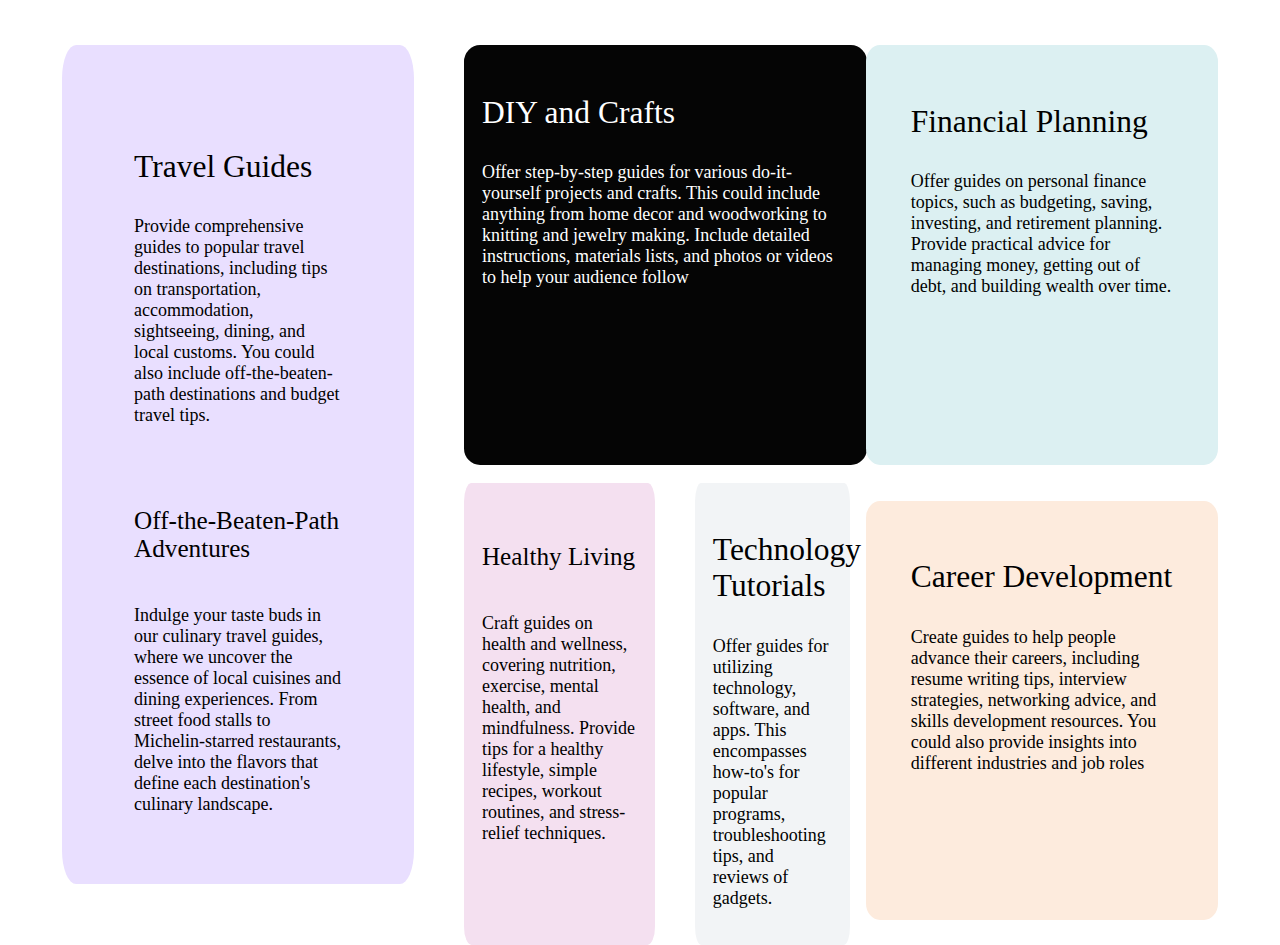
<file: index.html>
<html lang="en">
<head>
    <meta charset="UTF-8">
    <meta name="viewport" content="width=device-width, initial-scale=1.0">
    <title>Git Style Features</title>
    <link rel="stylesheet" href="pub/src/style.css">
</head>
<body>
    <div class="container" id="main-body">
        <div class="row1">
            <div class="inner">
                <h3>
                    Travel Guides
                </h3>
    
                <p>
                    Provide comprehensive guides to popular travel destinations, including tips on transportation, accommodation, sightseeing, dining, and local customs. You could also include off-the-beaten-path destinations and budget travel tips.
                </p>
            </div>

            <div class="inner">
                <h5>
                    Off-the-Beaten-Path Adventures
                </h5>
    
                <p>
                    Indulge your taste buds in our culinary travel guides, where we uncover the essence of local cuisines and dining experiences. From street food stalls to Michelin-starred restaurants, delve into the flavors that define each destination's culinary landscape.
                </p>
            </div>
        </div>
        <div class="row2">
            <div class="row2-col1">
                <div class="inner">
                    <h3>
                        DIY and Crafts
                    </h3>
        
                    <p>
                        Offer step-by-step guides for various do-it-yourself projects and crafts. This could include anything from home decor and woodworking to knitting and jewelry making. Include detailed instructions, materials lists, and photos or videos to help your audience follow
                    </p>
                </div>
            </div>
            <div class="row2-col2">
                <div class="row2-col2-row1">
                    <div class="inner">
                        <h5>
                            Healthy Living
                        </h5>
            
                        <p>
                            Craft guides on health and wellness, covering nutrition, exercise, mental health, and mindfulness. Provide tips for a healthy lifestyle, simple recipes, workout routines, and stress-relief techniques.
                        </p>
                    </div>
                    
                </div>
                <div class="inner">
                    <div class="row2-col2-row2">
                        <h3>
                        Technology Tutorials
                    </h3>
        
                    <p>
                        Offer guides for utilizing technology, software, and apps. This  encompasses how-to's for popular programs, troubleshooting tips, and  reviews of gadgets.
                    </p>
                    </div>
                </div>
            </div>
        </div>
        <div class="row3">
            <div class="row3-col1">
                <div class="inner">
                    <h3>
                        Financial Planning
                    </h3>
        
                    <p>
                        Offer guides on personal finance topics, such as budgeting, saving,  investing, and retirement planning. Provide practical advice for  managing money, getting out of debt, and building wealth over time.
                    </p>
                </div>
            </div>
            <div class="row3-col2">
                <div class="inner">
                    <h3>
                        Career Development
                    </h3>
        
                    <p>
                        Create guides to help people advance their careers, including resume  writing tips, interview strategies, networking advice, and skills  development resources. You could also provide insights into different  industries and job roles
                    </p>
                </div>
            </div>
        </div>
    </div>
</body>
</html>
</file>
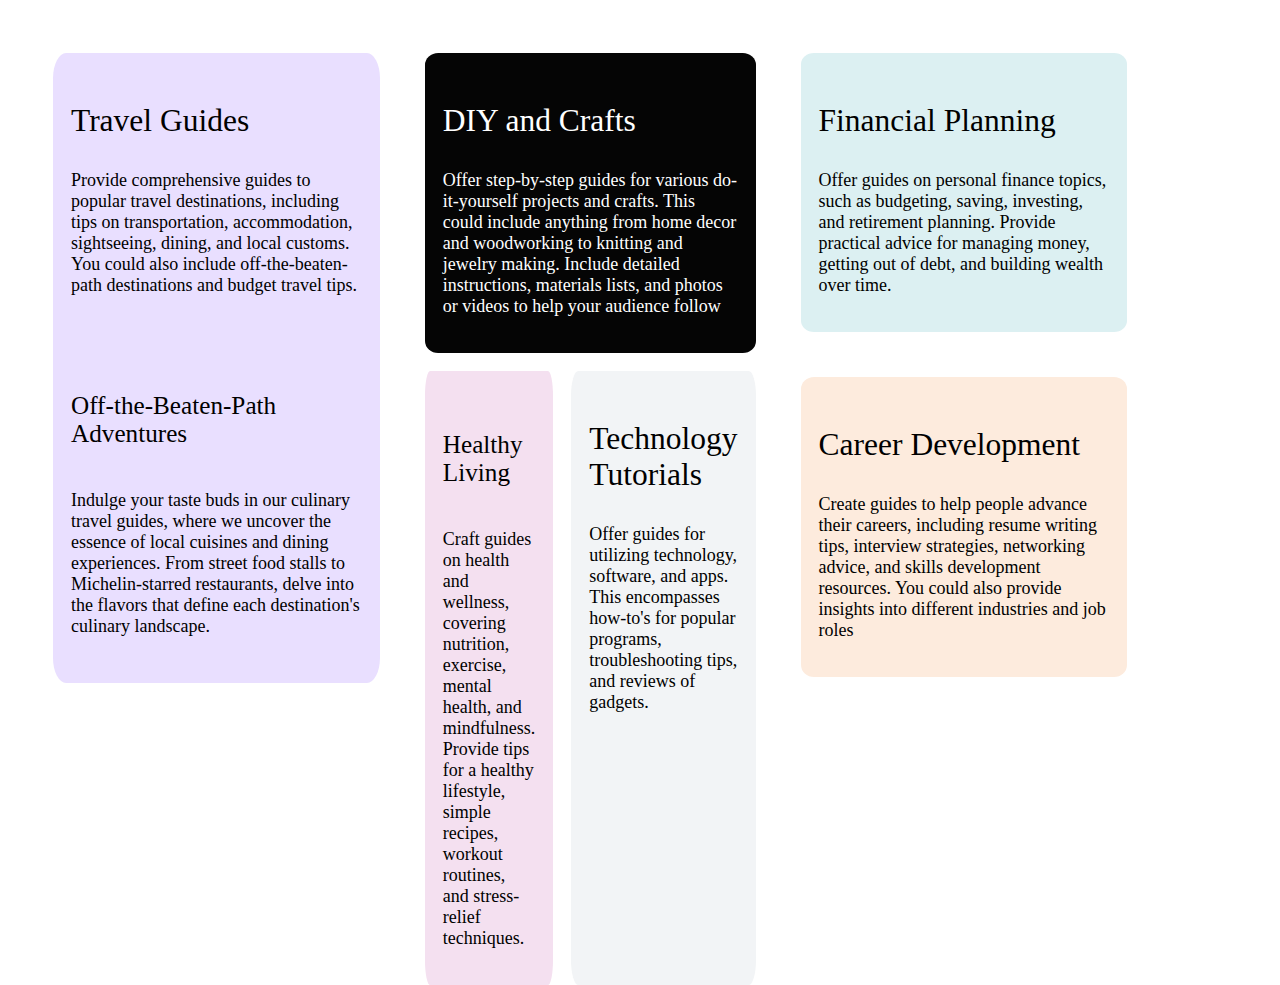
<file: without-grid/index.html>
<html lang="en">
<head>
    <meta charset="UTF-8">
    <meta name="viewport" content="width=device-width, initial-scale=1.0">
    <title>Git Style Features</title>
    <link rel="stylesheet" href="pub/src/style.css">
</head>
<body>
    <div class="container" id="main-body">
        <div class="row1">
            <div class="inner">
                <h3>
                    Travel Guides
                </h3>
    
                <p>
                    Provide comprehensive guides to popular travel destinations, including tips on transportation, accommodation, sightseeing, dining, and local customs. You could also include off-the-beaten-path destinations and budget travel tips.
                </p>
            </div>

            <div class="inner">
                <h5>
                    Off-the-Beaten-Path Adventures
                </h5>
    
                <p>
                    Indulge your taste buds in our culinary travel guides, where we uncover the essence of local cuisines and dining experiences. From street food stalls to Michelin-starred restaurants, delve into the flavors that define each destination's culinary landscape.
                </p>
            </div>
        </div>

        <div class="row2">
            <div class="row2-col1">
                <div class="inner">
                    <h3>
                        DIY and Crafts
                    </h3>
        
                    <p>
                        Offer step-by-step guides for various do-it-yourself projects and crafts. This could include anything from home decor and woodworking to knitting and jewelry making. Include detailed instructions, materials lists, and photos or videos to help your audience follow
                    </p>
                </div>
            </div>
            <div class="row2-col2">
                <div class="row2-col2-row1">
                    <div class="inner">
                        <h5>
                            Healthy Living
                        </h5>
            
                        <p>
                            Craft guides on health and wellness, covering nutrition, exercise, mental health, and mindfulness. Provide tips for a healthy lifestyle, simple recipes, workout routines, and stress-relief techniques.
                        </p>
                    </div>
                    
                </div>
                <div class="row2-col2-row2">
                        <div class="inner">
                        <h3>
                        Technology Tutorials
                    </h3>
        
                    <p>
                        Offer guides for utilizing technology, software, and apps. This  encompasses how-to's for popular programs, troubleshooting tips, and  reviews of gadgets.
                    </p>
                    </div>
                </div>
            </div>
        </div>
        <div class="row3">
            <div class="row3-col1">
                <div class="inner">
                    <h3>
                        Financial Planning
                    </h3>
        
                    <p>
                        Offer guides on personal finance topics, such as budgeting, saving,  investing, and retirement planning. Provide practical advice for  managing money, getting out of debt, and building wealth over time.
                    </p>
                </div>
            </div>
            <div class="row3-col2">
                <div class="inner">
                    <h3>
                        Career Development
                    </h3>
        
                    <p>
                        Create guides to help people advance their careers, including resume  writing tips, interview strategies, networking advice, and skills  development resources. You could also provide insights into different  industries and job roles
                    </p>
                </div>
            </div>
        </div>
    </div>
</body>
</html>
</file>
<file: pub/src/style.css>
body html {
    padding: 0;
    margin: 0;
    height: 100%;
    width: 100%;
    background-color: #fff;
}

#main-body {
    margin: 5vh;
    display: grid;
    grid-template-columns: 30% 30% 30%;
    gap: 3.5vh;
    justify-content: space-around;
}

h3 {
    font-size: 3.5vh;
    font-weight: 200;
}

h5 {
    font-size: 2.8vh;
    font-weight: 100;
}

p {
    font-size: 2vh;
}

.row1{
    padding: 8vh;
    border-radius: 4%;
    background-color: #E9DFFF;
    display: grid;
    grid-template-rows: 50% 50%;
    justify-content: space-evenly;
}

.row2 {
    display: grid;
    grid-template-rows: 50% 30%;
    gap: 2vh;
}

.row2-col1 {
    padding: 2vh;
    border-radius: 4%;
    background-color: #050505;
    color: #fff;
}

.row2-col2 {
    width: 100%;
    display: grid;
    grid-template-columns: 35% 35%;
    gap: 10vh;
}

.row2-col2 > div {
    width: 110%;
}

.row2-col2-row1 {
    padding: 2vh;
    border-radius: 4%;
    background-color: #F4E0F0;
}

.row2-col2-row2 {
    padding: 2vh;
    border-radius: 4%;
    background-color: #F2F4F6;
}

.row3 {
    display: grid;
    grid-template-rows: 50% 50%;
    gap: 4vh;
}

.row3-col1 {
    padding-top: 3vh;
    padding-left: 5vh;
    padding-right: 5vh;
    border-radius: 4%;
    background-color: #DCF0F2;
}

.row3-col2 {
    padding-top: 3vh;
    padding-left: 5vh;
    padding-right: 5vh;
    border-radius: 4%;
    background-color: #FDEBDD;
}
</file>
<file: without-grid/pub/src/style.css>
body html {
    padding: 0;
    margin: 0;
    height: 100%;
    width: 100%;
    background-color: #fff;
}

#main-body {
    margin-top: 5vh;
    margin-left: 5vh;
    display: inline-flex;
    /* justify-content: space-between; */
    height: 70%;
    width: 85%;
    gap: 5vh;
}

#main-body * {
    border-radius: 4%;
}

#main-body > div {
    height: 70vh;
    width: 50vh;
}

.inner {
    padding: 2vh;
}

h3 {
    font-size: 3.5vh;
    font-weight: 200;
}

h5 {
    font-size: 2.8vh;
    font-weight: 100;
}

p {
    font-size: 2vh;
}

.row1 {
    background-color: #E9DFFF;
}

.row2{ 
    display: flex;
    flex-direction: column;
    gap: 2vh;
}

.row2 > div {
    width: 100%;
}

.row2-col1 {
    background-color: #050505;
    color: #fff;
}

.row2-col2 {
    display: inline-flex;
    gap: 2vh;
}

.row2-col2-row1 {
    background-color: #F4E0F0;
}

.row2-col2-row2 {
    background-color: #F2F4F6;
}

.row3{ 
    display: flex;
    flex-direction: column;
    gap: 5vh;
}

.row3-col1 {
    background-color: #DCF0F2;
}

.row3-col2 {
    background-color: #FDEBDD;
}
</file>
